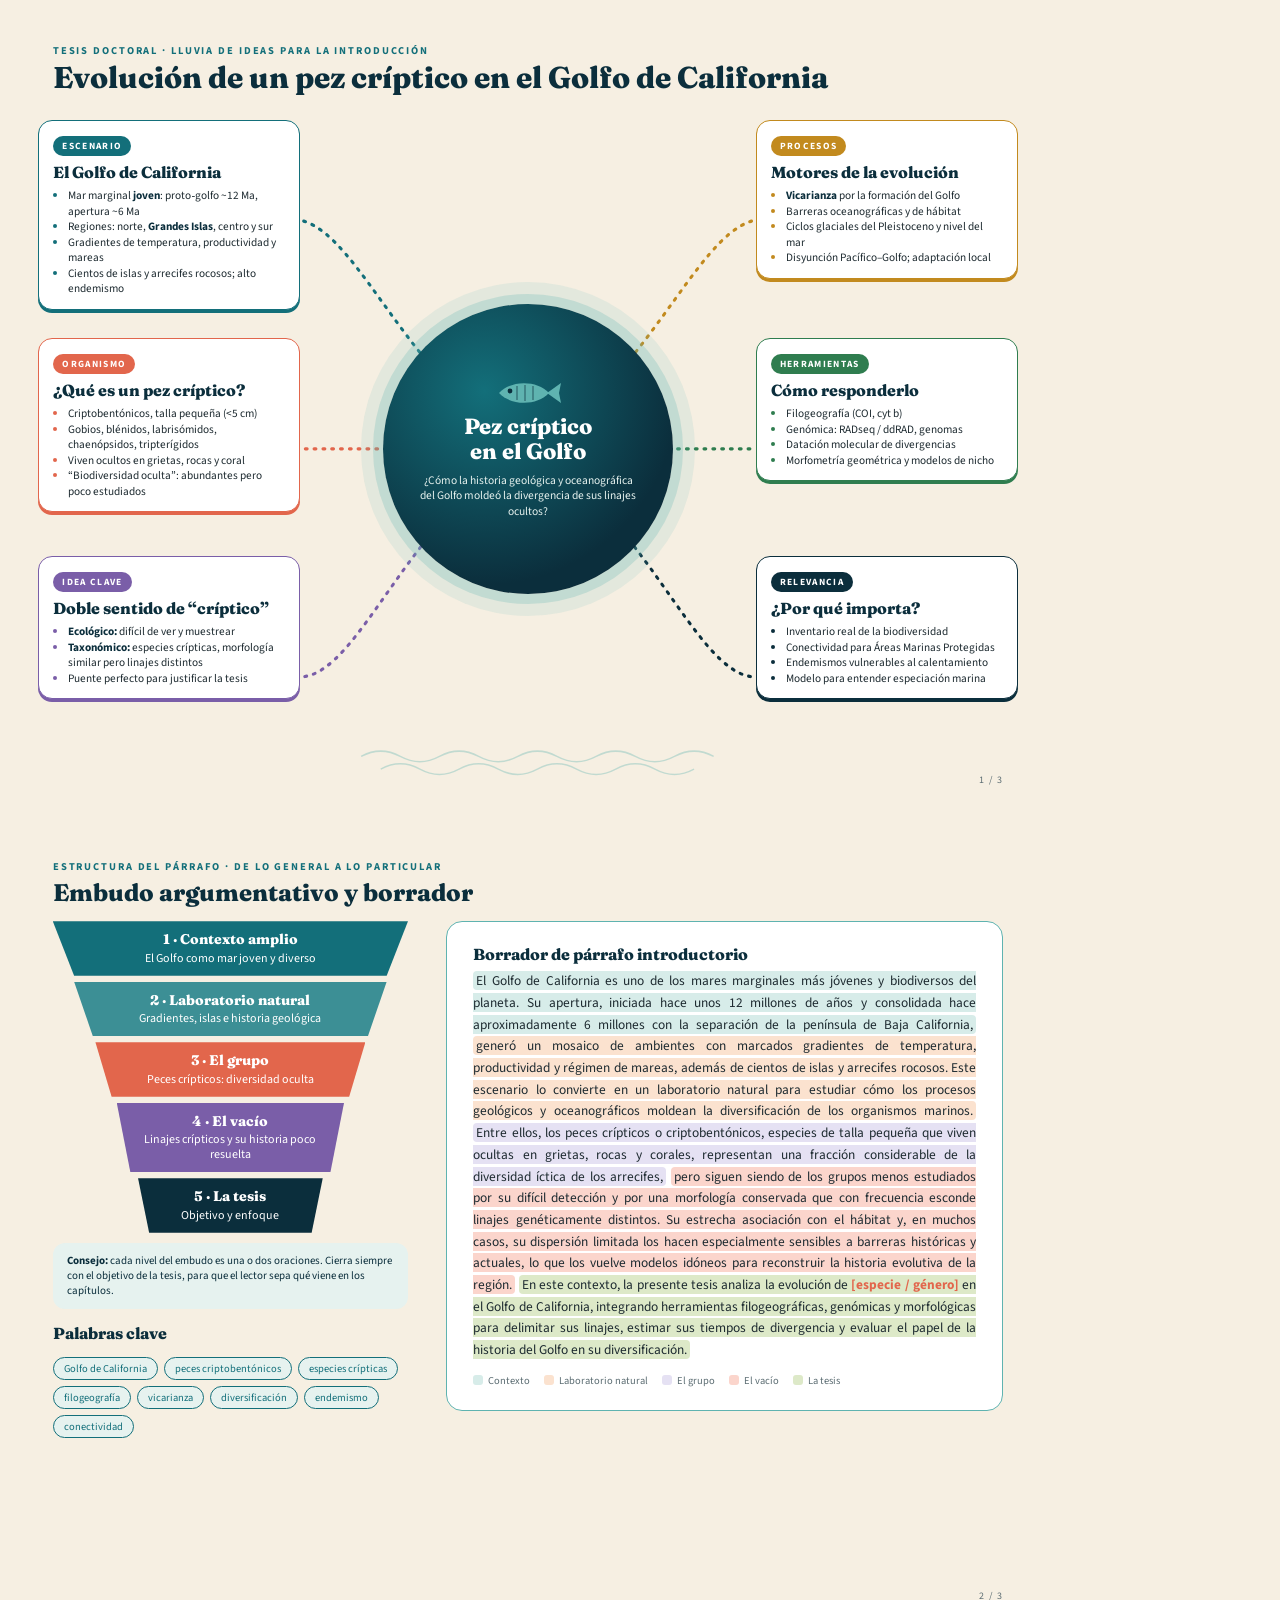
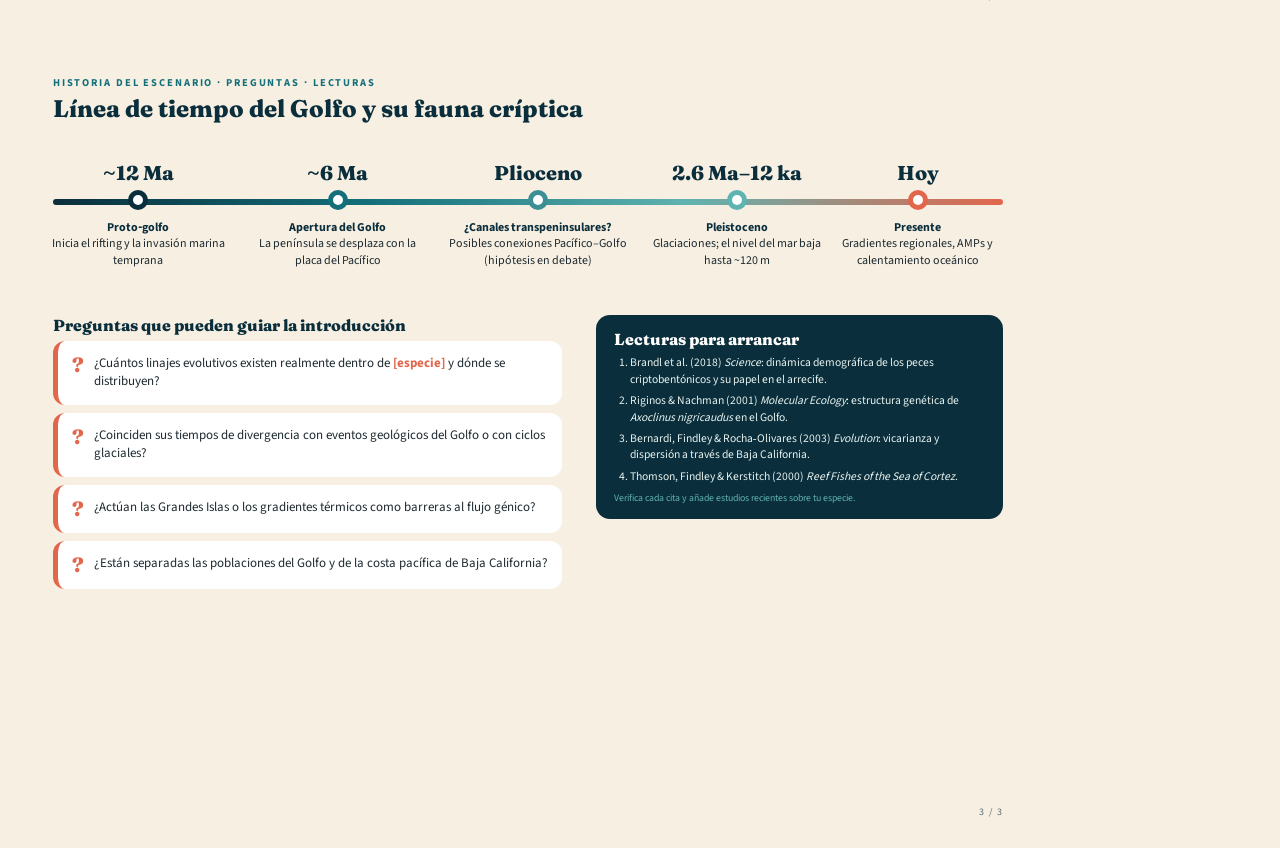
<file: tesis/fuente/lluvia.html>
<!doctype html>
<html lang="es">
<head>
<meta charset="utf-8">
<title>Lluvia de ideas: introducción de tesis</title>
<link rel="stylesheet" href="fonts/f.css">
<style>
/* Layout: 3 páginas carta horizontal — mapa mental, embudo + párrafo, línea de tiempo + preguntas */
:root{
  --abyss:#0b2e3c; --sea:#136f7a; --shallow:#5fb3b0; --foam:#e6f2ef;
  --sand:#f6efe2; --coral:#e2664c; --ink:#1d2a30; --muted:#5b6c72;
  --display:"Fraunces", Georgia, serif;
  --body:"Source Sans 3", "Liberation Sans", Arial, sans-serif;
}
@page{ size: 11in 8.5in; margin:0 }
*{ box-sizing:border-box }
html,body{ margin:0; background:var(--sand); color:var(--ink); font-family:var(--body);
  -webkit-print-color-adjust:exact; print-color-adjust:exact }
.page{ width:11in; height:8.5in; position:relative; overflow:hidden; page-break-after:always;
  padding:0.45in 0.55in; background:var(--sand) }
.page:last-child{ page-break-after:auto }
.eyebrow{ font-size:10.5px; letter-spacing:.18em; text-transform:uppercase; color:var(--sea); font-weight:700 }
h1{ font-family:var(--display); font-weight:800; font-size:30px; line-height:1.05; margin:4px 0 0; color:var(--abyss); text-wrap:balance }
h2{ font-family:var(--display); font-weight:700; font-size:24px; margin:4px 0 12px; color:var(--abyss) }
h3{ font-family:var(--display); font-weight:700; font-size:16px; margin:0 0 6px; color:var(--abyss) }
.pnum{ position:absolute; right:.55in; bottom:.3in; font-size:10px; color:var(--muted); letter-spacing:.12em }

/* ---------- página 1: mapa mental ---------- */
.map{ position:absolute; inset:1.25in .4in .4in .4in }
.map svg{ position:absolute; inset:0; width:100%; height:100% }
.core{ position:absolute; left:50%; top:50%; transform:translate(-50%,-50%); width:290px; height:290px;
  border-radius:50%; background:radial-gradient(circle at 35% 30%, var(--sea), var(--abyss) 70%);
  color:#fff; display:flex; flex-direction:column; align-items:center; justify-content:center; text-align:center; padding:34px;
  box-shadow:0 0 0 10px rgba(95,179,176,.25), 0 0 0 22px rgba(95,179,176,.12) }
.core .t{ font-family:var(--display); font-weight:800; font-size:22px; line-height:1.1 }
.core .cq{ font-size:11.5px; line-height:1.35; margin-top:10px; color:var(--foam) }
.core svg.fish{ position:static; width:70px; height:30px; margin-bottom:6px }
.node{ position:absolute; width:262px; background:#fff; border-radius:14px; padding:12px 14px 12px;
  border:1.5px solid var(--c); box-shadow:0 3px 0 var(--c) }
.node .tag{ display:inline-block; font-size:9.5px; font-weight:700; letter-spacing:.14em; text-transform:uppercase;
  color:#fff; background:var(--c); border-radius:20px; padding:3px 9px; margin-bottom:6px }
.node ul{ margin:0; padding-left:15px; font-size:11.3px; line-height:1.38 }
.node li::marker{ color:var(--c) }
.node b{ color:var(--abyss) }

/* ---------- página 2 ---------- */
.two{ display:grid; grid-template-columns: 3.7in 1fr; gap:.4in; margin-top:14px }
.funnel{ display:flex; flex-direction:column; align-items:center; gap:6px }
.lvl{ color:#fff; text-align:center; padding:10px 14px; clip-path:polygon(0 0,100% 0,94% 100%,6% 100%);
  font-size:12px; line-height:1.25 }
.lvl b{ display:block; font-family:var(--display); font-size:14px; margin-bottom:2px }
.para{ background:#fff; border-radius:16px; padding:22px 26px; border:1.5px solid var(--shallow); position:relative }
.para p{ font-size:13.4px; line-height:1.62; margin:0; text-align:justify; hyphens:auto }
.mk{ border-radius:4px; padding:0 3px }
.m1{ background:#d7ece9 } .m2{ background:#fbe2cf } .m3{ background:#e5e1f3 } .m4{ background:#fbd5cc } .m5{ background:#dde9c8 }
.legend{ display:flex; flex-wrap:wrap; gap:6px 14px; margin-top:12px; font-size:10.5px; color:var(--muted) }
.legend span i{ display:inline-block; width:10px; height:10px; border-radius:3px; margin-right:5px; vertical-align:-1px }
.keys{ display:flex; flex-wrap:wrap; gap:6px; margin-top:14px }
.keys span{ font-size:10.5px; border:1px solid var(--sea); color:var(--sea); border-radius:20px; padding:3px 10px; background:var(--foam) }
.ph{ color:var(--coral); font-weight:700 }

/* ---------- página 3 ---------- */
.tl{ position:relative; margin:18px 0 0; height:1.75in }
.tl .bar{ position:absolute; left:0; right:0; top:58px; height:6px; border-radius:3px;
  background:linear-gradient(90deg, var(--abyss), var(--sea), var(--shallow), var(--coral)) }
.ev{ position:absolute; top:0; width:178px; transform:translateX(-50%); text-align:center }
.ev .when{ font-family:var(--display); font-weight:800; font-size:20px; color:var(--abyss); height:44px; display:flex; align-items:flex-end; justify-content:center; font-variant-numeric:tabular-nums }
.ev .dot{ width:20px; height:20px; border-radius:50%; background:#fff; border:5px solid var(--abyss); margin:5px auto 10px }
.ev .what{ font-size:12px; line-height:1.35 }
.ev .what b{ display:block; font-size:12px; color:var(--abyss) }
.grid3{ display:grid; grid-template-columns:1.25fr 1fr; gap:.35in; margin-top:6px }
.qs{ display:grid; gap:8px }
.q{ display:flex; gap:10px; align-items:flex-start; background:#fff; border-radius:12px; padding:14px 14px; border-left:5px solid var(--coral) }
.q .n{ font-family:var(--display); font-weight:800; font-size:20px; color:var(--coral); line-height:1 }
.q p{ margin:0; font-size:13px; line-height:1.38 }
.refs{ background:var(--abyss); color:var(--foam); border-radius:14px; padding:14px 18px }
.refs h3{ color:#fff }
.refs ol{ margin:0; padding-left:16px; font-size:11.6px; line-height:1.42 }
.refs li{ margin-bottom:5px }
.refs .note{ font-size:9.8px; color:var(--shallow); margin-top:6px }
.tip{ margin-top:10px; background:var(--foam); border-radius:12px; padding:10px 14px; font-size:11px; line-height:1.4; color:var(--abyss) }
</style>
</head>
<body>

<!-- ============ PÁGINA 1 ============ -->
<section class="page">
  <div class="eyebrow">Tesis doctoral · Lluvia de ideas para la introducción</div>
  <h1>Evolución de un pez críptico en el Golfo de California</h1>

  <div class="map">
    <svg viewBox="0 0 1000 620" preserveAspectRatio="none" aria-hidden="true">
      <g fill="none" stroke-width="3" stroke-linecap="round" stroke-dasharray="2 7">
        <path d="M500 310 C 380 250, 330 110, 270 95"  stroke="#136f7a"/>
        <path d="M500 310 C 400 310, 330 310, 270 310" stroke="#e2664c"/>
        <path d="M500 310 C 380 370, 330 520, 270 525" stroke="#7a5ea8"/>
        <path d="M500 310 C 620 250, 670 110, 730 95"  stroke="#c28a1e"/>
        <path d="M500 310 C 600 310, 670 310, 730 310" stroke="#2f7d4f"/>
        <path d="M500 310 C 620 370, 670 520, 730 525" stroke="#0b2e3c"/>
      </g>
      <!-- olas decorativas -->
      <g fill="none" stroke="#5fb3b0" stroke-opacity=".35" stroke-width="1.5">
        <path d="M330 600 q20 -10 40 0 t40 0 t40 0 t40 0 t40 0 t40 0 t40 0 t40 0 t40 0"/>
        <path d="M350 612 q20 -10 40 0 t40 0 t40 0 t40 0 t40 0 t40 0 t40 0 t40 0"/>
      </g>
    </svg>

    <div class="core">
      <svg class="fish" viewBox="0 0 70 30" aria-hidden="true">
        <path d="M6 15 C 18 2, 44 2, 56 15 C 44 28, 18 28, 6 15 Z" fill="#5fb3b0"/>
        <path d="M54 15 L68 5 L66 15 L68 25 Z" fill="#5fb3b0"/>
        <circle cx="17" cy="13" r="2.4" fill="#0b2e3c"/>
        <path d="M24 8 v14 M32 7 v16 M40 8 v14" stroke="#0b2e3c" stroke-opacity=".35" stroke-width="2"/>
      </svg>
      <div class="t">Pez críptico<br>en el Golfo</div>
      <div class="cq">¿Cómo la historia geológica y oceanográfica del Golfo moldeó la divergencia de sus linajes ocultos?</div>
    </div>

    <div class="node" style="--c:#136f7a; left:0; top:0">
      <span class="tag">Escenario</span>
      <h3>El Golfo de California</h3>
      <ul>
        <li>Mar marginal <b>joven</b>: proto‑golfo ~12 Ma, apertura ~6 Ma</li>
        <li>Regiones: norte, <b>Grandes Islas</b>, centro y sur</li>
        <li>Gradientes de temperatura, productividad y mareas</li>
        <li>Cientos de islas y arrecifes rocosos; alto endemismo</li>
      </ul>
    </div>

    <div class="node" style="--c:#e2664c; left:0; top:218px">
      <span class="tag">Organismo</span>
      <h3>¿Qué es un pez críptico?</h3>
      <ul>
        <li>Criptobentónicos, talla pequeña (&lt;5 cm)</li>
        <li>Gobios, blénidos, labrisómidos, chaenópsidos, tripterígidos</li>
        <li>Viven ocultos en grietas, rocas y coral</li>
        <li>“Biodiversidad oculta”: abundantes pero poco estudiados</li>
      </ul>
    </div>

    <div class="node" style="--c:#7a5ea8; left:0; top:436px">
      <span class="tag">Idea clave</span>
      <h3>Doble sentido de “críptico”</h3>
      <ul>
        <li><b>Ecológico:</b> difícil de ver y muestrear</li>
        <li><b>Taxonómico:</b> especies crípticas, morfología similar pero linajes distintos</li>
        <li>Puente perfecto para justificar la tesis</li>
      </ul>
    </div>

    <div class="node" style="--c:#c28a1e; right:0; top:0">
      <span class="tag">Procesos</span>
      <h3>Motores de la evolución</h3>
      <ul>
        <li><b>Vicarianza</b> por la formación del Golfo</li>
        <li>Barreras oceanográficas y de hábitat</li>
        <li>Ciclos glaciales del Pleistoceno y nivel del mar</li>
        <li>Disyunción Pacífico–Golfo; adaptación local</li>
      </ul>
    </div>

    <div class="node" style="--c:#2f7d4f; right:0; top:218px">
      <span class="tag">Herramientas</span>
      <h3>Cómo responderlo</h3>
      <ul>
        <li>Filogeografía (COI, cyt b)</li>
        <li>Genómica: RADseq / ddRAD, genomas</li>
        <li>Datación molecular de divergencias</li>
        <li>Morfometría geométrica y modelos de nicho</li>
      </ul>
    </div>

    <div class="node" style="--c:#0b2e3c; right:0; top:436px">
      <span class="tag">Relevancia</span>
      <h3>¿Por qué importa?</h3>
      <ul>
        <li>Inventario real de la biodiversidad</li>
        <li>Conectividad para Áreas Marinas Protegidas</li>
        <li>Endemismos vulnerables al calentamiento</li>
        <li>Modelo para entender especiación marina</li>
      </ul>
    </div>
  </div>
  <div class="pnum">1 / 3</div>
</section>

<!-- ============ PÁGINA 2 ============ -->
<section class="page">
  <div class="eyebrow">Estructura del párrafo · De lo general a lo particular</div>
  <h2>Embudo argumentativo y borrador</h2>

  <div class="two">
    <div>
      <div class="funnel">
        <div class="lvl" style="width:100%; background:#136f7a"><b>1 · Contexto amplio</b>El Golfo como mar joven y diverso</div>
        <div class="lvl" style="width:88%; background:#3c8f95"><b>2 · Laboratorio natural</b>Gradientes, islas e historia geológica</div>
        <div class="lvl" style="width:76%; background:#e2664c"><b>3 · El grupo</b>Peces crípticos: diversidad oculta</div>
        <div class="lvl" style="width:64%; background:#7a5ea8"><b>4 · El vacío</b>Linajes crípticos y su historia poco resuelta</div>
        <div class="lvl" style="width:52%; background:#0b2e3c"><b>5 · La tesis</b>Objetivo y enfoque</div>
      </div>
      <div class="tip"><b>Consejo:</b> cada nivel del embudo es una o dos oraciones. Cierra siempre con el objetivo de la tesis, para que el lector sepa qué viene en los capítulos.</div>
      <h3 style="margin-top:14px">Palabras clave</h3>
      <div class="keys">
        <span>Golfo de California</span><span>peces criptobentónicos</span><span>especies crípticas</span>
        <span>filogeografía</span><span>vicarianza</span><span>diversificación</span><span>endemismo</span><span>conectividad</span>
      </div>
    </div>

    <div>
      <div class="para">
        <h3>Borrador de párrafo introductorio</h3>
        <p>
          <span class="mk m1">El Golfo de California es uno de los mares marginales más jóvenes y biodiversos del planeta. Su apertura, iniciada hace unos 12 millones de años y consolidada hace aproximadamente 6 millones con la separación de la península de Baja California,</span>
          <span class="mk m2">generó un mosaico de ambientes con marcados gradientes de temperatura, productividad y régimen de mareas, además de cientos de islas y arrecifes rocosos. Este escenario lo convierte en un laboratorio natural para estudiar cómo los procesos geológicos y oceanográficos moldean la diversificación de los organismos marinos.</span>
          <span class="mk m3">Entre ellos, los peces crípticos o criptobentónicos, especies de talla pequeña que viven ocultas en grietas, rocas y corales, representan una fracción considerable de la diversidad íctica de los arrecifes,</span>
          <span class="mk m4">pero siguen siendo de los grupos menos estudiados por su difícil detección y por una morfología conservada que con frecuencia esconde linajes genéticamente distintos. Su estrecha asociación con el hábitat y, en muchos casos, su dispersión limitada los hacen especialmente sensibles a barreras históricas y actuales, lo que los vuelve modelos idóneos para reconstruir la historia evolutiva de la región.</span>
          <span class="mk m5">En este contexto, la presente tesis analiza la evolución de <span class="ph">[especie / género]</span> en el Golfo de California, integrando herramientas filogeográficas, genómicas y morfológicas para delimitar sus linajes, estimar sus tiempos de divergencia y evaluar el papel de la historia del Golfo en su diversificación.</span>
        </p>
        <div class="legend">
          <span><i style="background:#d7ece9"></i>Contexto</span>
          <span><i style="background:#fbe2cf"></i>Laboratorio natural</span>
          <span><i style="background:#e5e1f3"></i>El grupo</span>
          <span><i style="background:#fbd5cc"></i>El vacío</span>
          <span><i style="background:#dde9c8"></i>La tesis</span>
        </div>
      </div>
    </div>
  </div>
  <div class="pnum">2 / 3</div>
</section>

<!-- ============ PÁGINA 3 ============ -->
<section class="page">
  <div class="eyebrow">Historia del escenario · Preguntas · Lecturas</div>
  <h2>Línea de tiempo del Golfo y su fauna críptica</h2>

  <div class="tl">
    <div class="bar"></div>
    <div class="ev" style="left:9%"><div class="when">~12 Ma</div><div class="dot"></div>
      <div class="what"><b>Proto‑golfo</b>Inicia el rifting y la invasión marina temprana</div></div>
    <div class="ev" style="left:30%"><div class="when">~6 Ma</div><div class="dot" style="border-color:#136f7a"></div>
      <div class="what"><b>Apertura del Golfo</b>La península se desplaza con la placa del Pacífico</div></div>
    <div class="ev" style="left:51%"><div class="when">Plioceno</div><div class="dot" style="border-color:#3c8f95"></div>
      <div class="what"><b>¿Canales transpeninsulares?</b>Posibles conexiones Pacífico–Golfo (hipótesis en debate)</div></div>
    <div class="ev" style="left:72%"><div class="when">2.6 Ma–12 ka</div><div class="dot" style="border-color:#5fb3b0"></div>
      <div class="what"><b>Pleistoceno</b>Glaciaciones; el nivel del mar baja hasta ~120 m</div></div>
    <div class="ev" style="left:91%"><div class="when">Hoy</div><div class="dot" style="border-color:#e2664c"></div>
      <div class="what"><b>Presente</b>Gradientes regionales, AMPs y calentamiento oceánico</div></div>
  </div>

  <div class="grid3">
    <div>
      <h3>Preguntas que pueden guiar la introducción</h3>
      <div class="qs">
        <div class="q"><span class="n">?</span><p>¿Cuántos linajes evolutivos existen realmente dentro de <span class="ph">[especie]</span> y dónde se distribuyen?</p></div>
        <div class="q"><span class="n">?</span><p>¿Coinciden sus tiempos de divergencia con eventos geológicos del Golfo o con ciclos glaciales?</p></div>
        <div class="q"><span class="n">?</span><p>¿Actúan las Grandes Islas o los gradientes térmicos como barreras al flujo génico?</p></div>
        <div class="q"><span class="n">?</span><p>¿Están separadas las poblaciones del Golfo y de la costa pacífica de Baja California?</p></div>
      </div>
    </div>
    <div>
      <div class="refs">
        <h3>Lecturas para arrancar</h3>
        <ol>
          <li>Brandl et al. (2018) <i>Science</i>: dinámica demográfica de los peces criptobentónicos y su papel en el arrecife.</li>
          <li>Riginos &amp; Nachman (2001) <i>Molecular Ecology</i>: estructura genética de <i>Axoclinus nigricaudus</i> en el Golfo.</li>
          <li>Bernardi, Findley &amp; Rocha‑Olivares (2003) <i>Evolution</i>: vicarianza y dispersión a través de Baja California.</li>
          <li>Thomson, Findley &amp; Kerstitch (2000) <i>Reef Fishes of the Sea of Cortez</i>.</li>
        </ol>
        <div class="note">Verifica cada cita y añade estudios recientes sobre tu especie.</div>
      </div>
    </div>
  </div>
  <div class="pnum">3 / 3</div>
</section>

</body>
</html>
</file>
<file: tesis/fuente/fonts/f.css>
/* vietnamese */
@font-face {
  font-family: 'Fraunces';
  font-style: normal;
  font-weight: 400;
  font-display: swap;
  src: url(6NU78FyLNQOQZAnv9bYEvDiIdE9Ea92uemAk_WBq8U_9v0c2Wa0KxCBTeO-U.woff2) format('woff2');
  unicode-range: U+0102-0103, U+0110-0111, U+0128-0129, U+0168-0169, U+01A0-01A1, U+01AF-01B0, U+0300-0301, U+0303-0304, U+0308-0309, U+0323, U+0329, U+1EA0-1EF9, U+20AB;
}
/* latin-ext */
@font-face {
  font-family: 'Fraunces';
  font-style: normal;
  font-weight: 400;
  font-display: swap;
  src: url(6NU78FyLNQOQZAnv9bYEvDiIdE9Ea92uemAk_WBq8U_9v0c2Wa0KxCFTeO-U.woff2) format('woff2');
  unicode-range: U+0100-02BA, U+02BD-02C5, U+02C7-02CC, U+02CE-02D7, U+02DD-02FF, U+0304, U+0308, U+0329, U+1D00-1DBF, U+1E00-1E9F, U+1EF2-1EFF, U+2020, U+20A0-20AB, U+20AD-20C4, U+2113, U+2C60-2C7F, U+A720-A7FF;
}
/* latin */
@font-face {
  font-family: 'Fraunces';
  font-style: normal;
  font-weight: 400;
  font-display: swap;
  src: url(6NU78FyLNQOQZAnv9bYEvDiIdE9Ea92uemAk_WBq8U_9v0c2Wa0KxC9TeA.woff2) format('woff2');
  unicode-range: U+0000-00FF, U+0131, U+0152-0153, U+02BB-02BC, U+02C6, U+02DA, U+02DC, U+0304, U+0308, U+0329, U+2000-206F, U+20AC, U+2122, U+2191, U+2193, U+2212, U+2215, U+FEFF, U+FFFD;
}
/* vietnamese */
@font-face {
  font-family: 'Fraunces';
  font-style: normal;
  font-weight: 600;
  font-display: swap;
  src: url(6NU78FyLNQOQZAnv9bYEvDiIdE9Ea92uemAk_WBq8U_9v0c2Wa0KxCBTeO-U.woff2) format('woff2');
  unicode-range: U+0102-0103, U+0110-0111, U+0128-0129, U+0168-0169, U+01A0-01A1, U+01AF-01B0, U+0300-0301, U+0303-0304, U+0308-0309, U+0323, U+0329, U+1EA0-1EF9, U+20AB;
}
/* latin-ext */
@font-face {
  font-family: 'Fraunces';
  font-style: normal;
  font-weight: 600;
  font-display: swap;
  src: url(6NU78FyLNQOQZAnv9bYEvDiIdE9Ea92uemAk_WBq8U_9v0c2Wa0KxCFTeO-U.woff2) format('woff2');
  unicode-range: U+0100-02BA, U+02BD-02C5, U+02C7-02CC, U+02CE-02D7, U+02DD-02FF, U+0304, U+0308, U+0329, U+1D00-1DBF, U+1E00-1E9F, U+1EF2-1EFF, U+2020, U+20A0-20AB, U+20AD-20C4, U+2113, U+2C60-2C7F, U+A720-A7FF;
}
/* latin */
@font-face {
  font-family: 'Fraunces';
  font-style: normal;
  font-weight: 600;
  font-display: swap;
  src: url(6NU78FyLNQOQZAnv9bYEvDiIdE9Ea92uemAk_WBq8U_9v0c2Wa0KxC9TeA.woff2) format('woff2');
  unicode-range: U+0000-00FF, U+0131, U+0152-0153, U+02BB-02BC, U+02C6, U+02DA, U+02DC, U+0304, U+0308, U+0329, U+2000-206F, U+20AC, U+2122, U+2191, U+2193, U+2212, U+2215, U+FEFF, U+FFFD;
}
/* vietnamese */
@font-face {
  font-family: 'Fraunces';
  font-style: normal;
  font-weight: 800;
  font-display: swap;
  src: url(6NU78FyLNQOQZAnv9bYEvDiIdE9Ea92uemAk_WBq8U_9v0c2Wa0KxCBTeO-U.woff2) format('woff2');
  unicode-range: U+0102-0103, U+0110-0111, U+0128-0129, U+0168-0169, U+01A0-01A1, U+01AF-01B0, U+0300-0301, U+0303-0304, U+0308-0309, U+0323, U+0329, U+1EA0-1EF9, U+20AB;
}
/* latin-ext */
@font-face {
  font-family: 'Fraunces';
  font-style: normal;
  font-weight: 800;
  font-display: swap;
  src: url(6NU78FyLNQOQZAnv9bYEvDiIdE9Ea92uemAk_WBq8U_9v0c2Wa0KxCFTeO-U.woff2) format('woff2');
  unicode-range: U+0100-02BA, U+02BD-02C5, U+02C7-02CC, U+02CE-02D7, U+02DD-02FF, U+0304, U+0308, U+0329, U+1D00-1DBF, U+1E00-1E9F, U+1EF2-1EFF, U+2020, U+20A0-20AB, U+20AD-20C4, U+2113, U+2C60-2C7F, U+A720-A7FF;
}
/* latin */
@font-face {
  font-family: 'Fraunces';
  font-style: normal;
  font-weight: 800;
  font-display: swap;
  src: url(6NU78FyLNQOQZAnv9bYEvDiIdE9Ea92uemAk_WBq8U_9v0c2Wa0KxC9TeA.woff2) format('woff2');
  unicode-range: U+0000-00FF, U+0131, U+0152-0153, U+02BB-02BC, U+02C6, U+02DA, U+02DC, U+0304, U+0308, U+0329, U+2000-206F, U+20AC, U+2122, U+2191, U+2193, U+2212, U+2215, U+FEFF, U+FFFD;
}
/* cyrillic-ext */
@font-face {
  font-family: 'Source Sans 3';
  font-style: normal;
  font-weight: 400;
  font-display: swap;
  src: url(nwpStKy2OAdR1K-IwhWudF-R3wIaZfrc.woff2) format('woff2');
  unicode-range: U+0460-052F, U+1C80-1C8A, U+20B4, U+2DE0-2DFF, U+A640-A69F, U+FE2E-FE2F;
}
/* cyrillic */
@font-face {
  font-family: 'Source Sans 3';
  font-style: normal;
  font-weight: 400;
  font-display: swap;
  src: url(nwpStKy2OAdR1K-IwhWudF-R3wsaZfrc.woff2) format('woff2');
  unicode-range: U+0301, U+0400-045F, U+0490-0491, U+04B0-04B1, U+2116;
}
/* greek-ext */
@font-face {
  font-family: 'Source Sans 3';
  font-style: normal;
  font-weight: 400;
  font-display: swap;
  src: url(nwpStKy2OAdR1K-IwhWudF-R3wMaZfrc.woff2) format('woff2');
  unicode-range: U+1F00-1FFF;
}
/* greek */
@font-face {
  font-family: 'Source Sans 3';
  font-style: normal;
  font-weight: 400;
  font-display: swap;
  src: url(nwpStKy2OAdR1K-IwhWudF-R3wwaZfrc.woff2) format('woff2');
  unicode-range: U+0370-0377, U+037A-037F, U+0384-038A, U+038C, U+038E-03A1, U+03A3-03FF;
}
/* vietnamese */
@font-face {
  font-family: 'Source Sans 3';
  font-style: normal;
  font-weight: 400;
  font-display: swap;
  src: url(nwpStKy2OAdR1K-IwhWudF-R3wAaZfrc.woff2) format('woff2');
  unicode-range: U+0102-0103, U+0110-0111, U+0128-0129, U+0168-0169, U+01A0-01A1, U+01AF-01B0, U+0300-0301, U+0303-0304, U+0308-0309, U+0323, U+0329, U+1EA0-1EF9, U+20AB;
}
/* latin-ext */
@font-face {
  font-family: 'Source Sans 3';
  font-style: normal;
  font-weight: 400;
  font-display: swap;
  src: url(nwpStKy2OAdR1K-IwhWudF-R3wEaZfrc.woff2) format('woff2');
  unicode-range: U+0100-02BA, U+02BD-02C5, U+02C7-02CC, U+02CE-02D7, U+02DD-02FF, U+0304, U+0308, U+0329, U+1D00-1DBF, U+1E00-1E9F, U+1EF2-1EFF, U+2020, U+20A0-20AB, U+20AD-20C4, U+2113, U+2C60-2C7F, U+A720-A7FF;
}
/* latin */
@font-face {
  font-family: 'Source Sans 3';
  font-style: normal;
  font-weight: 400;
  font-display: swap;
  src: url(nwpStKy2OAdR1K-IwhWudF-R3w8aZQ.woff2) format('woff2');
  unicode-range: U+0000-00FF, U+0131, U+0152-0153, U+02BB-02BC, U+02C6, U+02DA, U+02DC, U+0304, U+0308, U+0329, U+2000-206F, U+20AC, U+2122, U+2191, U+2193, U+2212, U+2215, U+FEFF, U+FFFD;
}
/* cyrillic-ext */
@font-face {
  font-family: 'Source Sans 3';
  font-style: normal;
  font-weight: 600;
  font-display: swap;
  src: url(nwpStKy2OAdR1K-IwhWudF-R3wIaZfrc.woff2) format('woff2');
  unicode-range: U+0460-052F, U+1C80-1C8A, U+20B4, U+2DE0-2DFF, U+A640-A69F, U+FE2E-FE2F;
}
/* cyrillic */
@font-face {
  font-family: 'Source Sans 3';
  font-style: normal;
  font-weight: 600;
  font-display: swap;
  src: url(nwpStKy2OAdR1K-IwhWudF-R3wsaZfrc.woff2) format('woff2');
  unicode-range: U+0301, U+0400-045F, U+0490-0491, U+04B0-04B1, U+2116;
}
/* greek-ext */
@font-face {
  font-family: 'Source Sans 3';
  font-style: normal;
  font-weight: 600;
  font-display: swap;
  src: url(nwpStKy2OAdR1K-IwhWudF-R3wMaZfrc.woff2) format('woff2');
  unicode-range: U+1F00-1FFF;
}
/* greek */
@font-face {
  font-family: 'Source Sans 3';
  font-style: normal;
  font-weight: 600;
  font-display: swap;
  src: url(nwpStKy2OAdR1K-IwhWudF-R3wwaZfrc.woff2) format('woff2');
  unicode-range: U+0370-0377, U+037A-037F, U+0384-038A, U+038C, U+038E-03A1, U+03A3-03FF;
}
/* vietnamese */
@font-face {
  font-family: 'Source Sans 3';
  font-style: normal;
  font-weight: 600;
  font-display: swap;
  src: url(nwpStKy2OAdR1K-IwhWudF-R3wAaZfrc.woff2) format('woff2');
  unicode-range: U+0102-0103, U+0110-0111, U+0128-0129, U+0168-0169, U+01A0-01A1, U+01AF-01B0, U+0300-0301, U+0303-0304, U+0308-0309, U+0323, U+0329, U+1EA0-1EF9, U+20AB;
}
/* latin-ext */
@font-face {
  font-family: 'Source Sans 3';
  font-style: normal;
  font-weight: 600;
  font-display: swap;
  src: url(nwpStKy2OAdR1K-IwhWudF-R3wEaZfrc.woff2) format('woff2');
  unicode-range: U+0100-02BA, U+02BD-02C5, U+02C7-02CC, U+02CE-02D7, U+02DD-02FF, U+0304, U+0308, U+0329, U+1D00-1DBF, U+1E00-1E9F, U+1EF2-1EFF, U+2020, U+20A0-20AB, U+20AD-20C4, U+2113, U+2C60-2C7F, U+A720-A7FF;
}
/* latin */
@font-face {
  font-family: 'Source Sans 3';
  font-style: normal;
  font-weight: 600;
  font-display: swap;
  src: url(nwpStKy2OAdR1K-IwhWudF-R3w8aZQ.woff2) format('woff2');
  unicode-range: U+0000-00FF, U+0131, U+0152-0153, U+02BB-02BC, U+02C6, U+02DA, U+02DC, U+0304, U+0308, U+0329, U+2000-206F, U+20AC, U+2122, U+2191, U+2193, U+2212, U+2215, U+FEFF, U+FFFD;
}
/* cyrillic-ext */
@font-face {
  font-family: 'Source Sans 3';
  font-style: normal;
  font-weight: 700;
  font-display: swap;
  src: url(nwpStKy2OAdR1K-IwhWudF-R3wIaZfrc.woff2) format('woff2');
  unicode-range: U+0460-052F, U+1C80-1C8A, U+20B4, U+2DE0-2DFF, U+A640-A69F, U+FE2E-FE2F;
}
/* cyrillic */
@font-face {
  font-family: 'Source Sans 3';
  font-style: normal;
  font-weight: 700;
  font-display: swap;
  src: url(nwpStKy2OAdR1K-IwhWudF-R3wsaZfrc.woff2) format('woff2');
  unicode-range: U+0301, U+0400-045F, U+0490-0491, U+04B0-04B1, U+2116;
}
/* greek-ext */
@font-face {
  font-family: 'Source Sans 3';
  font-style: normal;
  font-weight: 700;
  font-display: swap;
  src: url(nwpStKy2OAdR1K-IwhWudF-R3wMaZfrc.woff2) format('woff2');
  unicode-range: U+1F00-1FFF;
}
/* greek */
@font-face {
  font-family: 'Source Sans 3';
  font-style: normal;
  font-weight: 700;
  font-display: swap;
  src: url(nwpStKy2OAdR1K-IwhWudF-R3wwaZfrc.woff2) format('woff2');
  unicode-range: U+0370-0377, U+037A-037F, U+0384-038A, U+038C, U+038E-03A1, U+03A3-03FF;
}
/* vietnamese */
@font-face {
  font-family: 'Source Sans 3';
  font-style: normal;
  font-weight: 700;
  font-display: swap;
  src: url(nwpStKy2OAdR1K-IwhWudF-R3wAaZfrc.woff2) format('woff2');
  unicode-range: U+0102-0103, U+0110-0111, U+0128-0129, U+0168-0169, U+01A0-01A1, U+01AF-01B0, U+0300-0301, U+0303-0304, U+0308-0309, U+0323, U+0329, U+1EA0-1EF9, U+20AB;
}
/* latin-ext */
@font-face {
  font-family: 'Source Sans 3';
  font-style: normal;
  font-weight: 700;
  font-display: swap;
  src: url(nwpStKy2OAdR1K-IwhWudF-R3wEaZfrc.woff2) format('woff2');
  unicode-range: U+0100-02BA, U+02BD-02C5, U+02C7-02CC, U+02CE-02D7, U+02DD-02FF, U+0304, U+0308, U+0329, U+1D00-1DBF, U+1E00-1E9F, U+1EF2-1EFF, U+2020, U+20A0-20AB, U+20AD-20C4, U+2113, U+2C60-2C7F, U+A720-A7FF;
}
/* latin */
@font-face {
  font-family: 'Source Sans 3';
  font-style: normal;
  font-weight: 700;
  font-display: swap;
  src: url(nwpStKy2OAdR1K-IwhWudF-R3w8aZQ.woff2) format('woff2');
  unicode-range: U+0000-00FF, U+0131, U+0152-0153, U+02BB-02BC, U+02C6, U+02DA, U+02DC, U+0304, U+0308, U+0329, U+2000-206F, U+20AC, U+2122, U+2191, U+2193, U+2212, U+2215, U+FEFF, U+FFFD;
}
</file>
